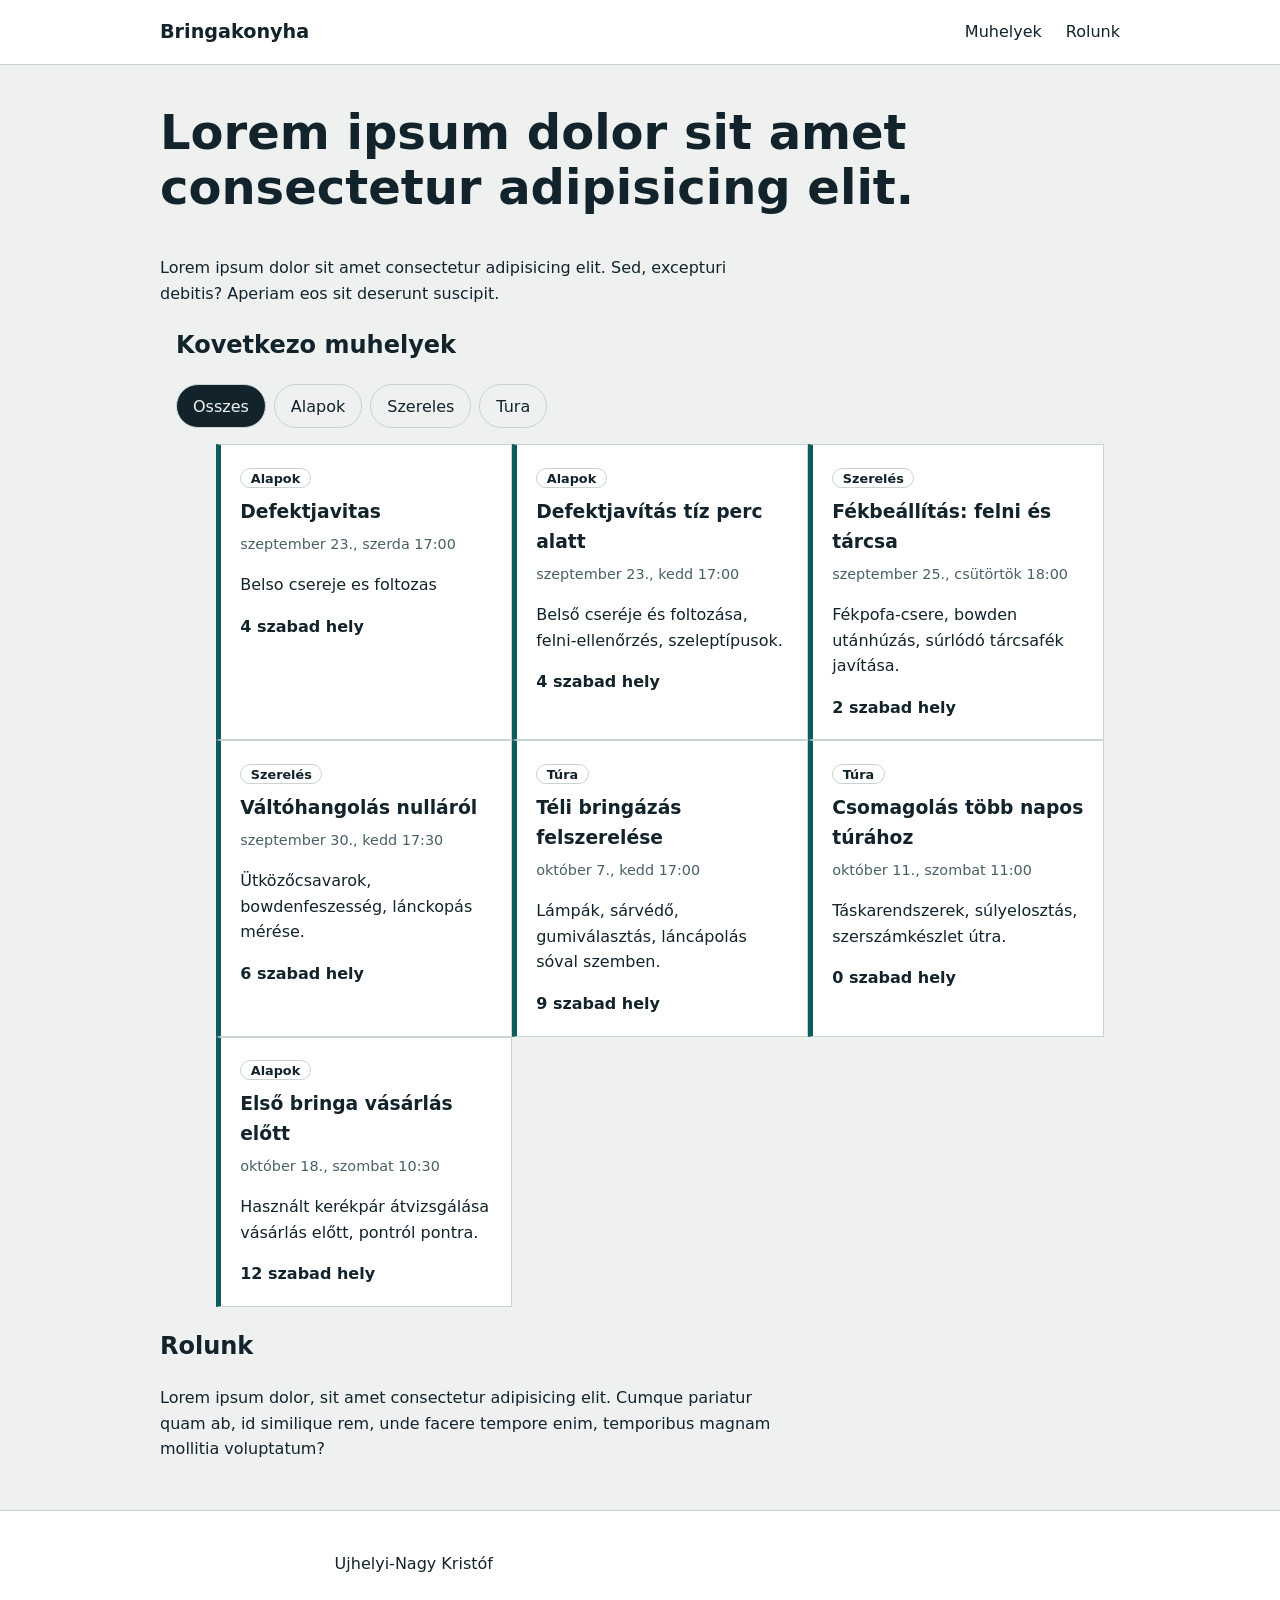
<file: main/index.html>
<!DOCTYPE html>
<html lang="hu">
<head>
    <meta charset="UTF-8">
    <meta name="viewport" content="width=device-width, initial-scale=1.0">
    <title>Bringakonyha</title>
    <link rel="stylesheet" href="sources/CSS/style.css">
    <script src="sources/JS/main.js" defer></script>

<body>
    <a href="#main" class="skip-link">Ugras a tartalomra</a>
    <header class="header">
        <div class="container header-bar">
            <a href="#main" class="logo">Bringakonyha</a>
            <nav aria-label="Fo menu">
                <ul class="nav-list">
                    <li><a href="#workshops">Muhelyek</a></li>
                    <li><a href="#about">Rolunk</a></li>
                </ul>
            </nav>
        </div>
    </header>
    <main class="container" id="main">
        <section class="hero">
            <h1>Lorem ipsum dolor sit amet consectetur adipisicing elit.</h1>
            <p>Lorem ipsum dolor sit amet consectetur adipisicing elit. Sed, excepturi debitis? Aperiam eos sit deserunt
                suscipit.</p>
        </section>
        <section class="container" id="workshops" aria-labelledby="workshops-title">
            <h2 id="workshops-title">Kovetkezo muhelyek</h2>
            <div class="filters" role="group" aria-label="Szures tema szerint">
                <button type="button" class="filter" data-category="all" aria-pressed="true">Osszes</button>
                <button type="button" class="filter" data-category="basic" aria-pressed="false">Alapok</button>
                <button type="button" class="filter" data-category="repair" aria-pressed="false">Szereles</button>
                <button type="button" class="filter" data-category="touring" aria-pressed="false">Tura</button>
            </div>
            <p class="results" id="results" aria-live="polite"></p>
            <ul class="card-grid" id="card-grid">
                <li class="card">
                    <span class="card-tag">Alapok</span>
                    <h3 class="card-title">Defektjavitas</h3>
                    <p class="card-date">szeptember 23., szerda 17:00</p>
                    <p>Belso csereje es foltozas</p>
                    <p class="card-seats">4 szabad hely</p>
                </li>
            </ul>
        </section>
        <section class="section" id="about" aria-labelledby="about-title">
            <h2 id="about-title">Rolunk</h2>
            <p>Lorem ipsum dolor, sit amet consectetur adipisicing elit. Cumque pariatur quam ab, id similique rem, unde
                facere tempore enim, temporibus magnam mollitia voluptatum?</p>
        </section>
    </main>

    <footer class="footer">
        <p class="container">Ujhelyi-Nagy Kristóf</p>
    </footer>
</body>
</html>
</file>
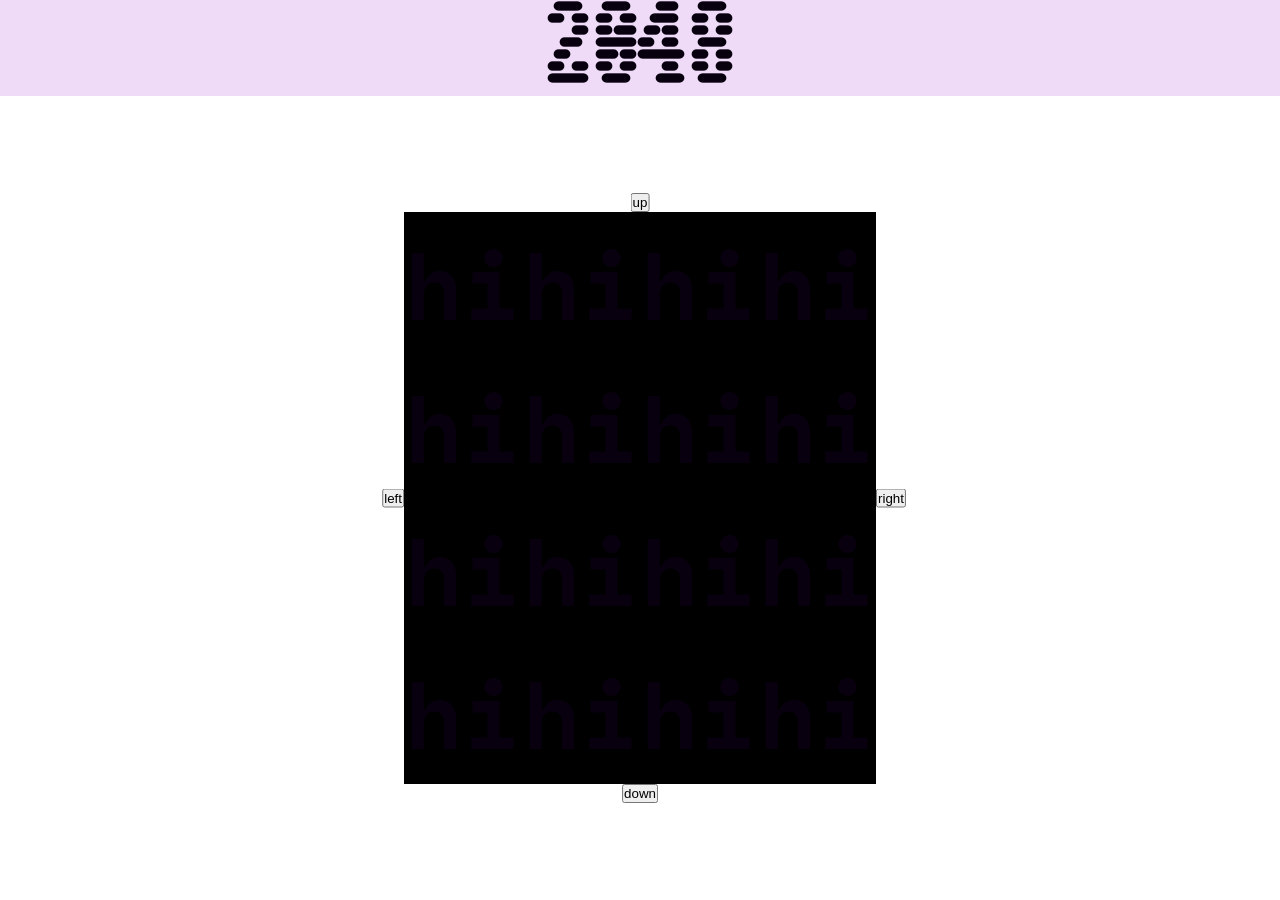
<file: side-project-2048/index.html>
<!DOCTYPE html>
<html lang="en">

<head>
  <meta charset="UTF-8">
  <meta name="viewport" content="width=device-width, initial-scale=1.0">
  <title>RGOPages - 2048</title>
  <style>
    @import url('https://fonts.googleapis.com/css2?family=Space+Mono:ital,wght@0,400;0,700;1,400;1,700&family=Workbench&display=swap');

    :root {
      color-scheme: light dark;
      --mylightest: #efdaf8;
      --mylight: #d0a9f7;
      --mymiddle: #80ff00;
      --mydark: #482e5e;
      --mydarkest: #08000f;

      --accent: var(--mymiddle);
      --bg: light-dark(var(--mylightest), var(--mydarkest));
      --surface: light-dark(var(--mylight), var(--mydark));
      --border: light-dark(var(--mydark), var(--mylight));
      --text: light-dark(var(--mydarkest), var(--mylightest));


      font-family: "Space Mono", monospace;
      font-weight: 400;
      font-style: normal;
    }

    :root[data-theme="light"] {
      color-scheme: light;
    }

    :root[data-theme="dark"] {
      color-scheme: dark;
    }

    * {
      box-sizing: border-box;
      margin: 0;
      padding: 0;
    }

    a {
      color: inherit;
      text-decoration: underline;
      text-decoration-color: inherit;
    }

    a:hover {
      text-decoration-color: var(--accent);
    }

    html {
      font-family: "Space Mono", monospace;
      font-weight: 400;
      font-style: normal;
      font-size: clamp(1.8rem, 1.2rem + 2.5vw, 3rem);
      background-color: var(--bg);
      color: var(--text);
    }

    body {
      display: flex;
      flex-direction: column;
      align-items: center;
    }

    .navigation {
      align-self: stretch;

      display: flex;
      justify-content: space-between;
      align-items: baseline;

      margin: .2rem;
      padding: .4rem;
      padding-bottom: .2rem;
      border: var(--border) solid 1px;
      background-color: var(--surface);
    }

    .navigation-header {
      font-size: 1rem;
      font-family: "Workbench", sans-serif;
      font-optical-sizing: auto;
      font-weight: 400;
      font-style: normal;
      font-variation-settings:
        "BLED" 0,
        "SCAN" 0;
    }

    .navigation-items {
      font-size: .6rem;
      display: flex;
      justify-content: space-between;
      gap: .2rem;
      list-style: none;
    }
  </style>
  <style>
    html {
      height: 100%;
    }

    body {
      display: flex;
      flex-direction: column;
      align-items: center;
      height: 100%;
    }

    .main-title {
      font-size: 2rem;
      font-family: "Workbench", sans-serif;
      font-optical-sizing: auto;
      font-weight: 400;
      font-style: normal;
      font-variation-settings:
        "BLED" 0,
        "SCAN" 0;
    }

    .playground {
      display: flex;
      justify-content: center;
      align-items: center;
      height: 100%;
      width: 100%;
      background-color: #fff;
    }
    .main-grid-wrapper{
      position: relative;

    }
    .main-grid{

      display: grid;
      grid-template-columns: repeat(4,1fr);
      grid-template-rows: repeat(4,1fr);
      background-color: black;
    }
    .movebutton{
      position: absolute;
    }
    .up{
      top: 0;
      left: 50%;
      transform: translateX(-50%) translateY(-100%);
    }
    .right{
      top: 50%;
      right: 0;
      transform: translateX(100%) translateY(-50%);
    }
    .down{
      bottom: 0;
      left: 50%;
      transform: translateX(-50%) translateY(100%);
    }
    .left{
      top: 50%;
      left: 0;
      transform: translateX(-100%) translateY(-50%);
    }
  </style>
</head>

<body>
  <header>
    <h1 class="main-title">2048</h1>
  </header>
  <main class="playground">
    <div class="main-grid-wrapper">
      <button class="movebutton up" onclick="shift('up')">up</button>
      <button class="movebutton right" onclick="shift('right')">right</button>
      <button class="movebutton down" onclick="shift('down')">down</button>
      <button class="movebutton left" onclick="shift('left')">left</button>
      <div class="main-grid">
        <h1>hi</h1>
        <h1>hi</h1>
        <h1>hi</h1>
        <h1>hi</h1>
        <h1>hi</h1>
        <h1>hi</h1>
        <h1>hi</h1>
        <h1>hi</h1>
        <h1>hi</h1>
        <h1>hi</h1>
        <h1>hi</h1>
        <h1>hi</h1>
        <h1>hi</h1>
        <h1>hi</h1>
        <h1>hi</h1>
        <h1>hi</h1>
      </div>
    </div>
  </main>
</body>

</html>
</file>
<file: main/sources/CSS/style.css>
:root{
    --paper: #eef1f0;
    --white: #fff;
    --ink: #12232b;
    --muted: #4a6068;
    --brand: #0d5c5a;
    --hivis: #d7e64b;
    --line: #c9d3d1;
    --alert: #a6431f;
}

*{
    box-sizing: border-box;
}
body{
    margin: 0;
    background: var(--paper);
    color: var(--ink);
    font-family: system-ui, -apple-system, BlinkMacSystemFont, 'Segoe UI', Roboto, Oxygen, Ubuntu, Cantarell, 'Open Sans', 'Helvetica Neue', sans-serif;
    line-height: 1.6;
}
h1{
    font-size: clamp(1.8rem, 1.2rem + 2.5vw, 3rem);
    line-height: 1.15;
}
p{
    max-width: 60ch;
}

:focus-visible{
    outline: 3px solid var(--ink);
    outline-offset: 2px;
}
.skip-link{
    position: absolute;
    top: -4rem;
    left: .5rem;
    z-index: 10;
    background: var(--hivis);
    color: var(--ink);
    padding: .6rem 0;
    font-weight: 700;
    text-decoration: none;
}
.skip-link:focus{
    top: .5rem;
}
.container{
    width: min(100% - 2rem, 60rem);
    margin-inline: auto;
}
.header{
    background: var(--white);
    border-bottom: 1px solid var(--line);
}
.header-bar{
    display: flex;
    justify-content: space-between;
    align-items: center;
    flex-wrap: wrap;
    gap: 1rem;
    min-height: 4rem;
}
.logo{
    font-weight: 800;
    font-size: 1.2rem;
    color: var(--ink);
    text-decoration: none;
}
.nav-list{
    display: flex;
    gap: 1.5rem;
    list-style: none;
    margin: 0;
    padding: 0;
}
.nav-list a{
    color: var(--ink);
    text-decoration: none;
    padding: .5rem 0;
}
.nav-list a:hover{
    border-bottom: 2px solid var(--brand);
}
/*New*/

.hover{
    padding: 2.5rem 0;
}
.section{
    margin-bottom: 3rem;
}
.filters{
    display: flex;
    flex-wrap: wrap;
    gap: .5rem;
    margin-bottom: 1rem;
}
.filter{
    font: inherit;
    background: none;
    color: var(--ink);
    border: 1px solid var(--line);
    border-radius: 999px;
    padding: .5rem 1rem;
    min-height: 44px;
    cursor: pointer;
}
.filter[aria-pressed="true"]{
    background: var(--ink);
    color: var(--paper);
}
.result{
    color: var(--muted);
    font-size: .95rem;
}

.card-grid{
    display: grid;
    grid-template-columns: repeat(auto-fit, minmax(min(100%,16rem), 1fr));
    list-style: none;
}
.card{
    background: var(--white);
    border: 1px solid var(--line);
    border-left: 5px solid var(--brand);
    padding: 1.2rem;
}
.card-title{
    margin: .4rem 0;
}
.card-tag{
    font-size: .8rem;
    font-weight: 700;
    border: 1px solid var(--line);
    border-radius: 999px; /*miafazom?*/
    padding: .1rem .6rem;
}
.card-date{
    color: var(--muted);
    font-size: .9rem;
    margin: 0 0 .6rem;
}
.card-seats{
    font-weight: 700;
    margin-bottom: 0;
}
.card-seats-low{
    color: var(--alert);
}
.footer{
    background: var(--white);
    border-top: 1px solid var(--line);
    padding: 1.5rem 0;
}

@media (max-width: 30rem) {
    .header-bar{
        justify-content: center;
    }
    .nav-list{
        gap: 1rem;
    }
}
@media (prefers-reduced-motion: reduce) {
    *{
        transition: .01ms !important;
        animation-duration: .01ms !important;
    }
}
</file>
